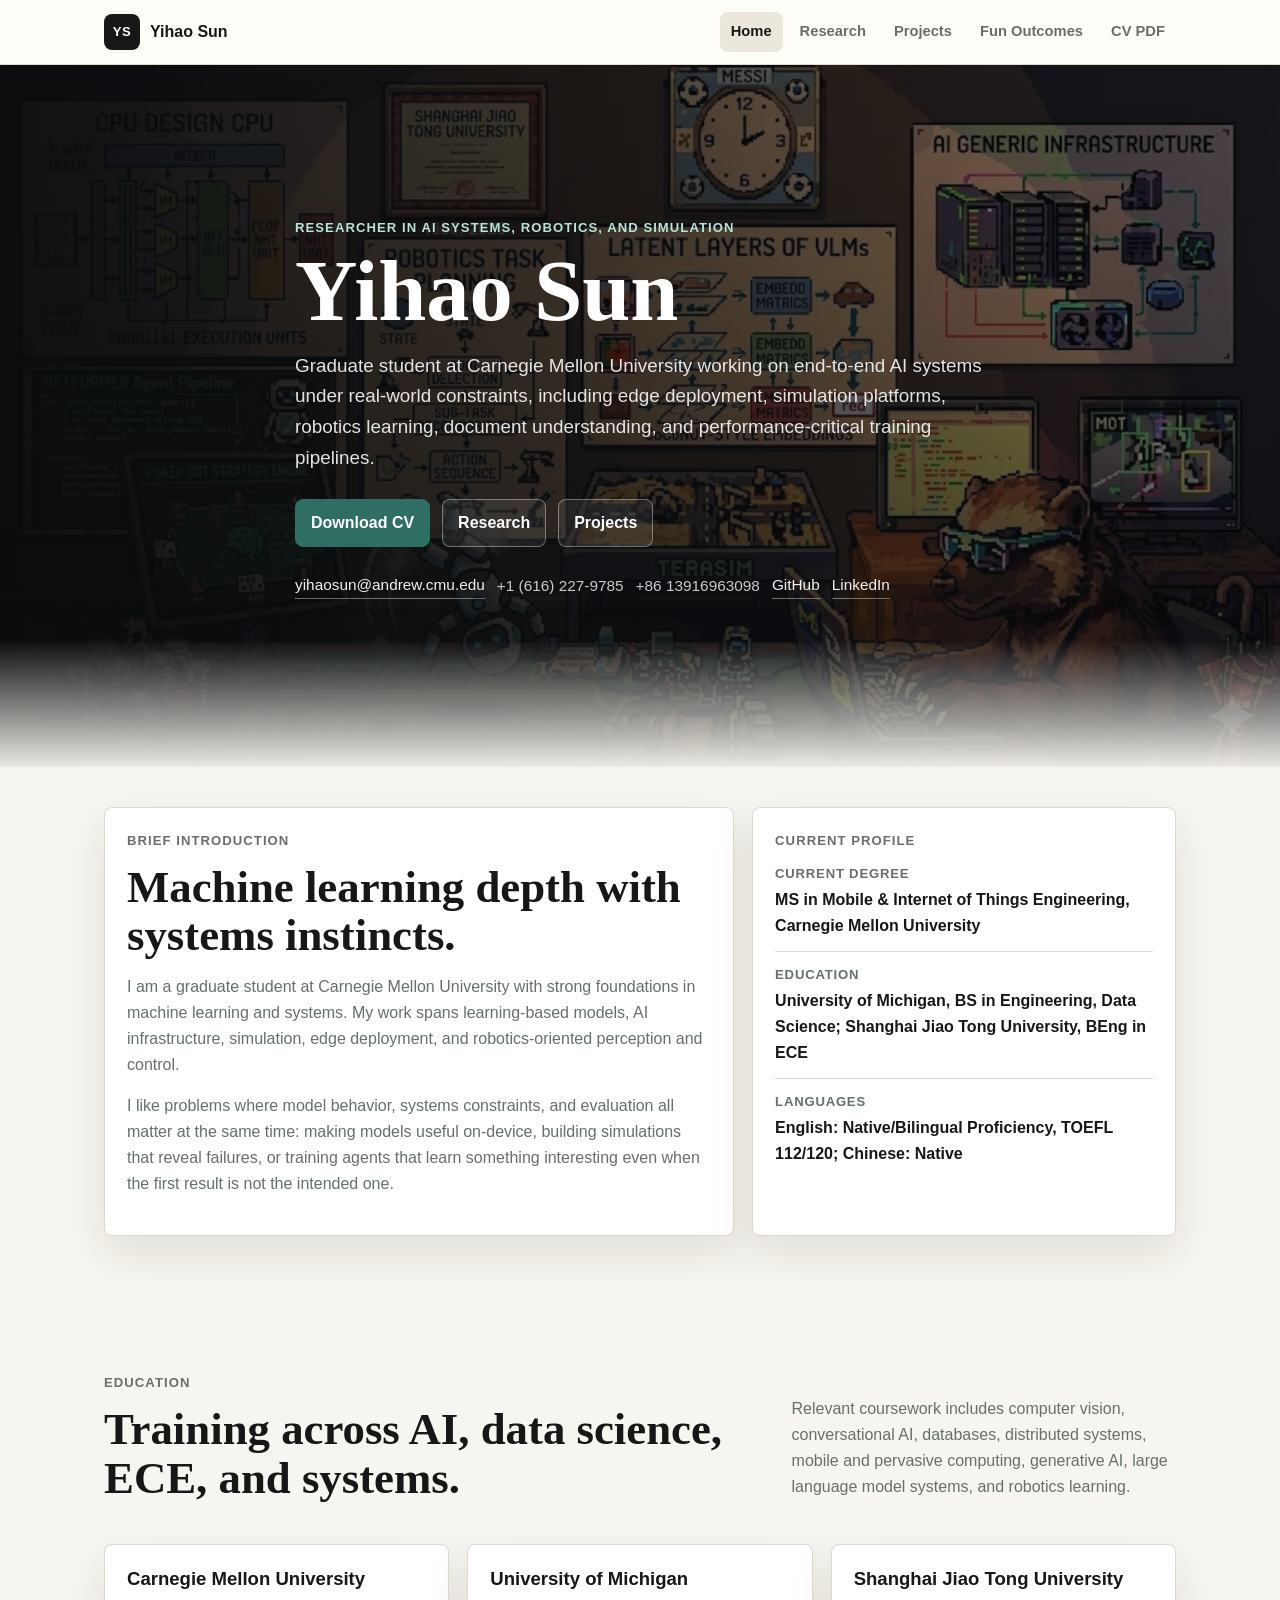
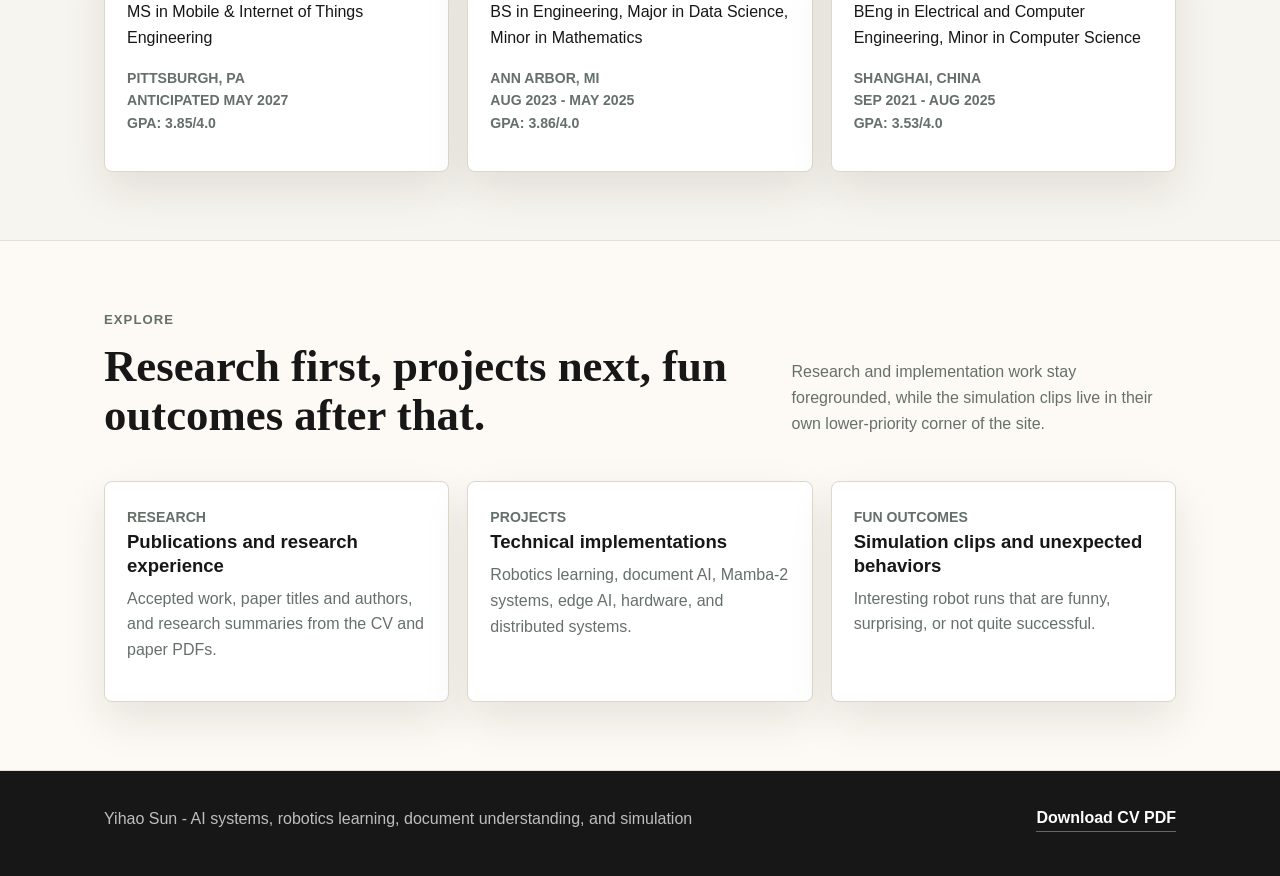
<file: index.html>
<!DOCTYPE html>
<html lang="en">
<head>
    <meta charset="UTF-8">
    <meta name="viewport" content="width=device-width, initial-scale=1.0">
    <title>Yihao Sun | Researcher</title>
    <link rel="stylesheet" href="site.css">
</head>
<body>
    <a class="skip-link" href="#main">Skip to content</a>
    <header class="site-header">
        <nav class="nav" aria-label="Primary navigation">
            <a class="brand" href="index.html"><span class="brand-mark">YS</span><span>Yihao Sun</span></a>
            <div class="nav-links">
                <a href="index.html" aria-current="page">Home</a>
                <a href="research.html">Research</a>
                <a href="projects.html">Projects</a>
                <a href="fun.html">Fun Outcomes</a>
                <a href="cv.pdf" target="_blank" rel="noopener">CV PDF</a>
            </div>
        </nav>
    </header>

    <main id="main">
        <section class="home-hero">
            <div class="hero-inner">
                <div class="hero-copy">
                    <p class="eyebrow">Researcher in AI systems, robotics, and simulation</p>
                    <h1>Yihao Sun</h1>
                    <p class="lead">
                        Graduate student at Carnegie Mellon University working on end-to-end AI systems under real-world
                        constraints, including edge deployment, simulation platforms, robotics learning, document
                        understanding, and performance-critical training pipelines.
                    </p>
                    <div class="actions">
                        <a class="button primary" href="cv.pdf" target="_blank" rel="noopener">Download CV</a>
                        <a class="button" href="research.html">Research</a>
                        <a class="button" href="projects.html">Projects</a>
                    </div>
                    <div class="contact-line">
                        <a href="mailto:yihaosun@andrew.cmu.edu">yihaosun@andrew.cmu.edu</a>
                        <span>+1 (616) 227-9785</span>
                        <span>+86 13916963098</span>
                        <a href="https://github.com/Alexcel-Harry" target="_blank" rel="noopener">GitHub</a>
                        <a href="https://www.linkedin.com/in/yihao-sun-a82815293/" target="_blank" rel="noopener">LinkedIn</a>
                    </div>
                </div>
            </div>
        </section>

        <section class="section compact">
            <div class="section-inner">
                <div class="intro-grid">
                    <article class="intro-card">
                        <p class="eyebrow">Brief introduction</p>
                        <h2>Machine learning depth with systems instincts.</h2>
                        <p>
                            I am a graduate student at Carnegie Mellon University with strong foundations in machine learning
                            and systems. My work spans learning-based models, AI infrastructure, simulation, edge deployment,
                            and robotics-oriented perception and control.
                        </p>
                        <p>
                            I like problems where model behavior, systems constraints, and evaluation all matter at the same
                            time: making models useful on-device, building simulations that reveal failures, or training agents
                            that learn something interesting even when the first result is not the intended one.
                        </p>
                    </article>
                    <aside class="intro-card">
                        <p class="eyebrow">Current profile</p>
                        <dl class="info-list">
                            <div>
                                <dt>Current degree</dt>
                                <dd>MS in Mobile &amp; Internet of Things Engineering, Carnegie Mellon University</dd>
                            </div>
                            <div>
                                <dt>Education</dt>
                                <dd>University of Michigan, BS in Engineering, Data Science; Shanghai Jiao Tong University, BEng in ECE</dd>
                            </div>
                            <div>
                                <dt>Languages</dt>
                                <dd>English: Native/Bilingual Proficiency, TOEFL 112/120; Chinese: Native</dd>
                            </div>
                        </dl>
                    </aside>
                </div>
            </div>
        </section>

        <section class="section">
            <div class="section-inner">
                <div class="section-head">
                    <div>
                        <p class="eyebrow">Education</p>
                        <h2>Training across AI, data science, ECE, and systems.</h2>
                    </div>
                    <p>
                        Relevant coursework includes computer vision, conversational AI, databases, distributed systems,
                        mobile and pervasive computing, generative AI, large language model systems, and robotics learning.
                    </p>
                </div>
                <div class="education-grid">
                    <article class="edu-card">
                        <h3>Carnegie Mellon University</h3>
                        <p>MS in Mobile &amp; Internet of Things Engineering</p>
                        <p class="meta">Pittsburgh, PA<br>Anticipated May 2027<br>GPA: 3.85/4.0</p>
                    </article>
                    <article class="edu-card">
                        <h3>University of Michigan</h3>
                        <p>BS in Engineering, Major in Data Science, Minor in Mathematics</p>
                        <p class="meta">Ann Arbor, MI<br>Aug 2023 - May 2025<br>GPA: 3.86/4.0</p>
                    </article>
                    <article class="edu-card">
                        <h3>Shanghai Jiao Tong University</h3>
                        <p>BEng in Electrical and Computer Engineering, Minor in Computer Science</p>
                        <p class="meta">Shanghai, China<br>Sep 2021 - Aug 2025<br>GPA: 3.53/4.0</p>
                    </article>
                </div>
            </div>
        </section>

        <section class="section alt">
            <div class="section-inner">
                <div class="section-head">
                    <div>
                        <p class="eyebrow">Explore</p>
                        <h2>Research first, projects next, fun outcomes after that.</h2>
                    </div>
                    <p>
                        Research and implementation work stay foregrounded, while the simulation clips live in their own
                        lower-priority corner of the site.
                    </p>
                </div>
                <div class="home-links">
                    <a class="link-card" href="research.html">
                        <span>Research</span>
                        <h3>Publications and research experience</h3>
                        <p class="muted">Accepted work, paper titles and authors, and research summaries from the CV and paper PDFs.</p>
                    </a>
                    <a class="link-card" href="projects.html">
                        <span>Projects</span>
                        <h3>Technical implementations</h3>
                        <p class="muted">Robotics learning, document AI, Mamba-2 systems, edge AI, hardware, and distributed systems.</p>
                    </a>
                    <a class="link-card" href="fun.html">
                        <span>Fun Outcomes</span>
                        <h3>Simulation clips and unexpected behaviors</h3>
                        <p class="muted">Interesting robot runs that are funny, surprising, or not quite successful.</p>
                    </a>
                </div>
            </div>
        </section>
    </main>

    <footer class="footer">
        <div class="footer-inner">
            <span>Yihao Sun - AI systems, robotics learning, document understanding, and simulation</span>
            <a href="cv.pdf" target="_blank" rel="noopener">Download CV PDF</a>
        </div>
    </footer>
</body>
</html>
</file>
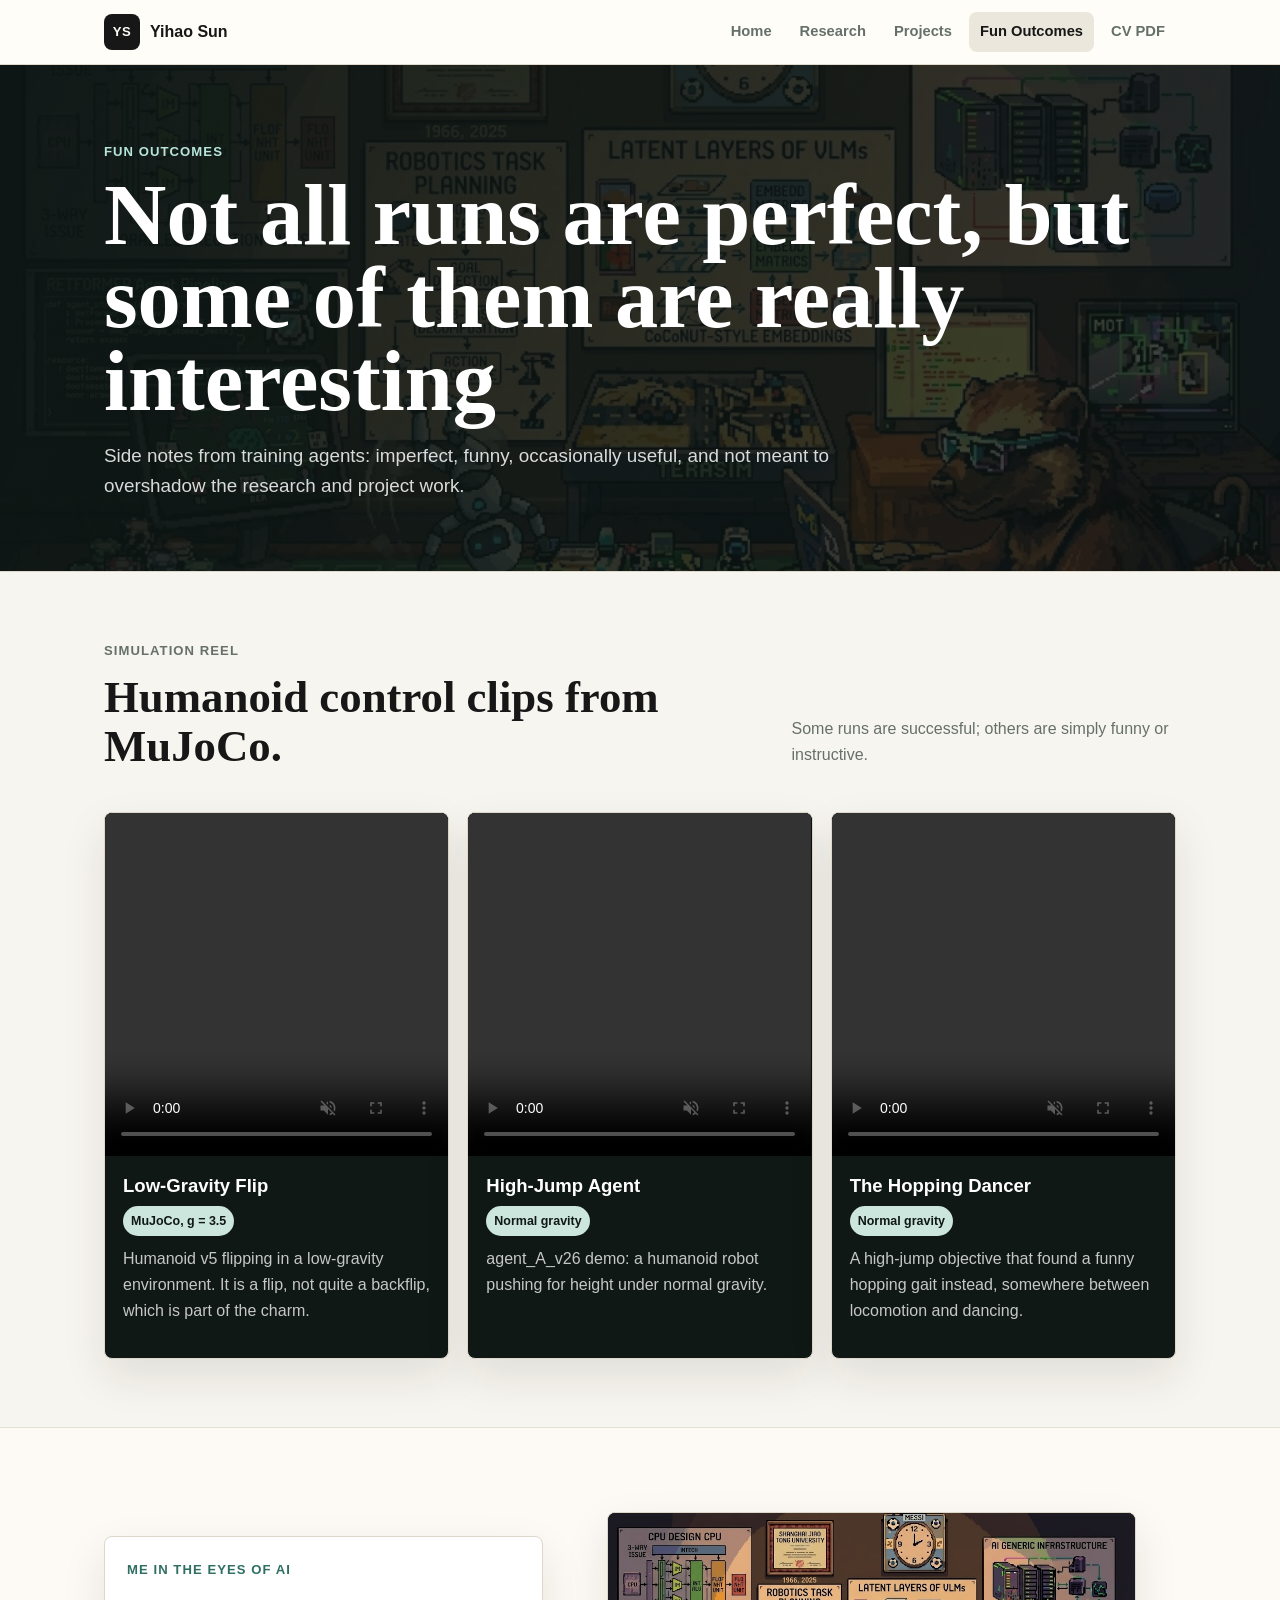
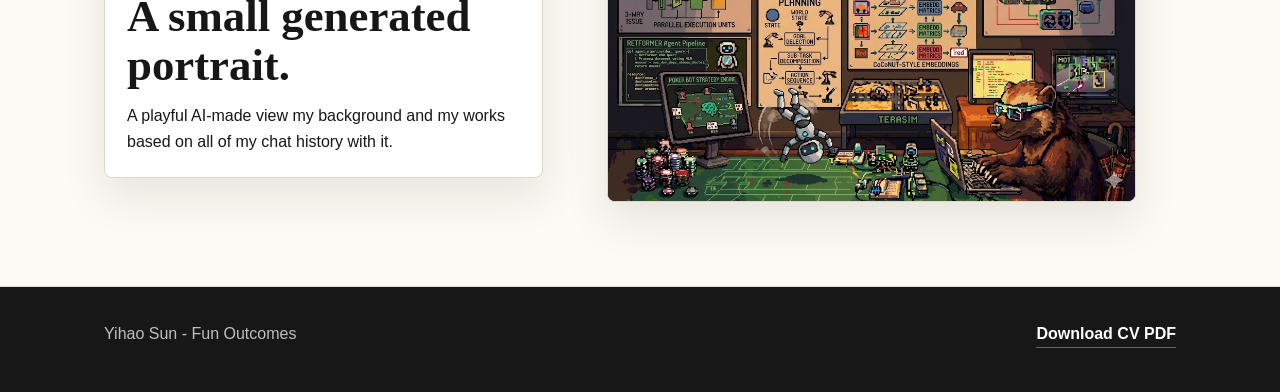
<file: fun.html>
<!DOCTYPE html>
<html lang="en">
<head>
    <meta charset="UTF-8">
    <meta name="viewport" content="width=device-width, initial-scale=1.0">
    <title>Fun Outcomes | Yihao Sun</title>
    <link rel="stylesheet" href="site.css">
</head>
<body>
    <a class="skip-link" href="#main">Skip to content</a>
    <header class="site-header">
        <nav class="nav" aria-label="Primary navigation">
            <a class="brand" href="index.html"><span class="brand-mark">YS</span><span>Yihao Sun</span></a>
            <div class="nav-links">
                <a href="index.html">Home</a>
                <a href="research.html">Research</a>
                <a href="projects.html">Projects</a>
                <a href="fun.html" aria-current="page">Fun Outcomes</a>
                <a href="cv.pdf" target="_blank" rel="noopener">CV PDF</a>
            </div>
        </nav>
    </header>

    <main id="main">
        <section class="page-hero dark">
            <div class="page-hero-inner">
                <p class="eyebrow">Fun Outcomes</p>
                <h1>Not all runs are perfect, but some of them are really interesting</h1>
                <p class="lead">
                    Side notes from training agents: imperfect, funny, occasionally useful, and not meant to overshadow
                    the research and project work.
                </p>
            </div>
        </section>

        <section class="section">
            <div class="section-inner">
                <div class="section-head">
                    <div>
                        <p class="eyebrow">Simulation Reel</p>
                        <h2>Humanoid control clips from MuJoCo.</h2>
                    </div>
                    <p>
                        Some runs are successful; others are simply funny or instructive.
                    </p>
                </div>
                <div class="video-grid">
                    <article class="video-card">
                        <div class="video-frame">
                            <video src="src/backflip_v2_axislocked_demo_g_minus_3p5.mp4" autoplay muted loop playsinline controls preload="metadata" aria-label="Humanoid v5 low-gravity flip simulation"></video>
                        </div>
                        <div class="video-copy">
                            <h3>Low-Gravity Flip</h3>
                            <span class="video-meta">MuJoCo, g = 3.5</span>
                            <p>Humanoid v5 flipping in a low-gravity environment. It is a flip, not quite a backflip, which is part of the charm.</p>
                        </div>
                    </article>
                    <article class="video-card">
                        <div class="video-frame">
                            <video src="src/agent_A_v26_demo.mp4" autoplay muted loop playsinline controls preload="metadata" aria-label="Humanoid high-jumping simulation under normal gravity"></video>
                        </div>
                        <div class="video-copy">
                            <h3>High-Jump Agent</h3>
                            <span class="video-meta">Normal gravity</span>
                            <p>agent_A_v26 demo: a humanoid robot pushing for height under normal gravity.</p>
                        </div>
                    </article>
                    <article class="video-card">
                        <div class="video-frame">
                            <video src="src/hopping_agent_funny_move.mp4" autoplay muted loop playsinline controls preload="metadata" aria-label="Funny hopping humanoid simulation"></video>
                        </div>
                        <div class="video-copy">
                            <h3>The Hopping Dancer</h3>
                            <span class="video-meta">Normal gravity</span>
                            <p>A high-jump objective that found a funny hopping gait instead, somewhere between locomotion and dancing.</p>
                        </div>
                    </article>
                </div>
            </div>
        </section>

        <section class="section alt">
            <div class="section-inner">
                <div class="portrait-feature">
                    <div class="portrait-copy">
                        <p class="eyebrow">Me in the Eyes of AI</p>
                        <h2>A small generated portrait.</h2>
                        <p>
                            A playful AI-made view my background and my works based on all of my chat history with it.
                        </p>
                    </div>
                    <figure class="portrait-frame">
                        <img src="src/yihao_pixel_room_portrait_v2.jpg" alt="AI-generated portrait of Yihao's research desk with visual references to robotics, AI infrastructure, simulation, and projects.">
                    </figure>
                </div>
            </div>
        </section>
    </main>

    <footer class="footer">
        <div class="footer-inner">
            <span>Yihao Sun - Fun Outcomes</span>
            <a href="cv.pdf" target="_blank" rel="noopener">Download CV PDF</a>
        </div>
    </footer>

    <script>
        (function () {
            var prefersReducedMotion = window.matchMedia("(prefers-reduced-motion: reduce)");
            if (!prefersReducedMotion.matches) {
                return;
            }
            document.querySelectorAll("video[autoplay]").forEach(function (video) {
                video.removeAttribute("autoplay");
                video.pause();
            });
        }());
    </script>
</body>
</html>
</file>
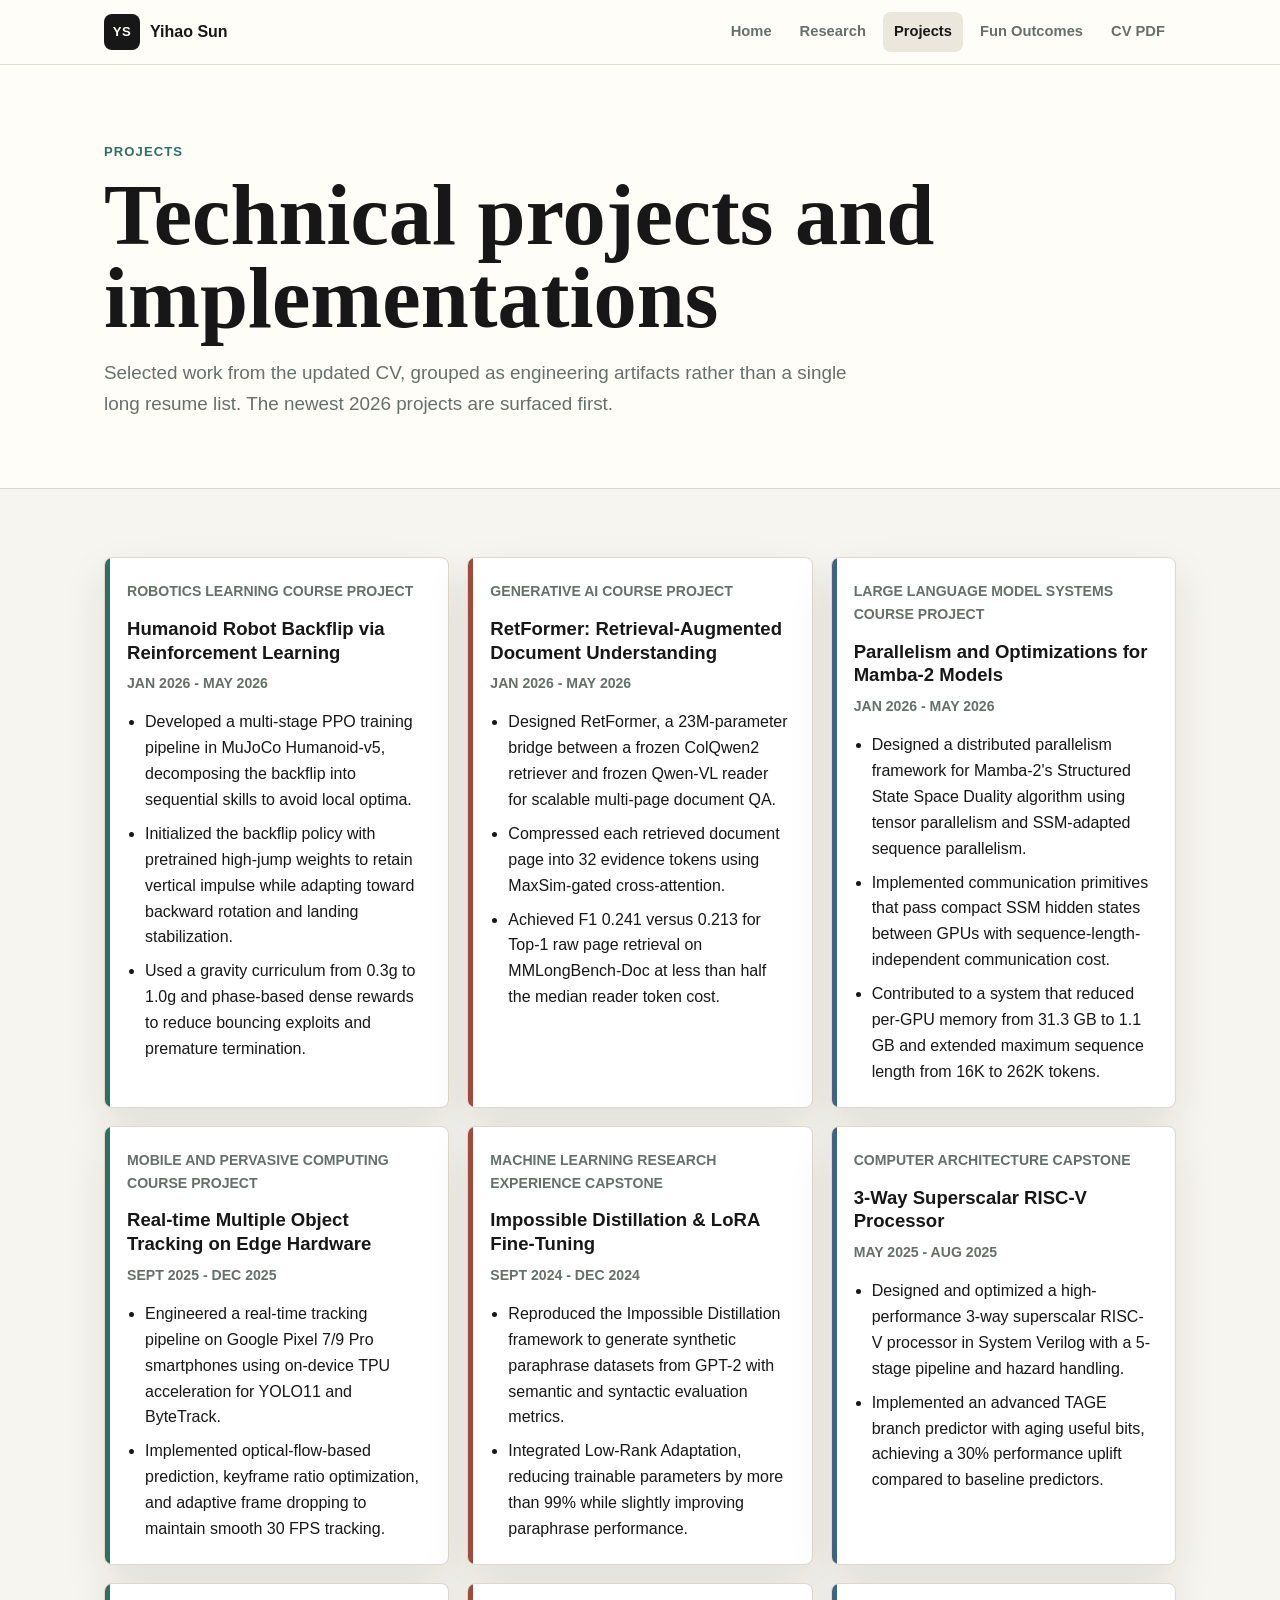
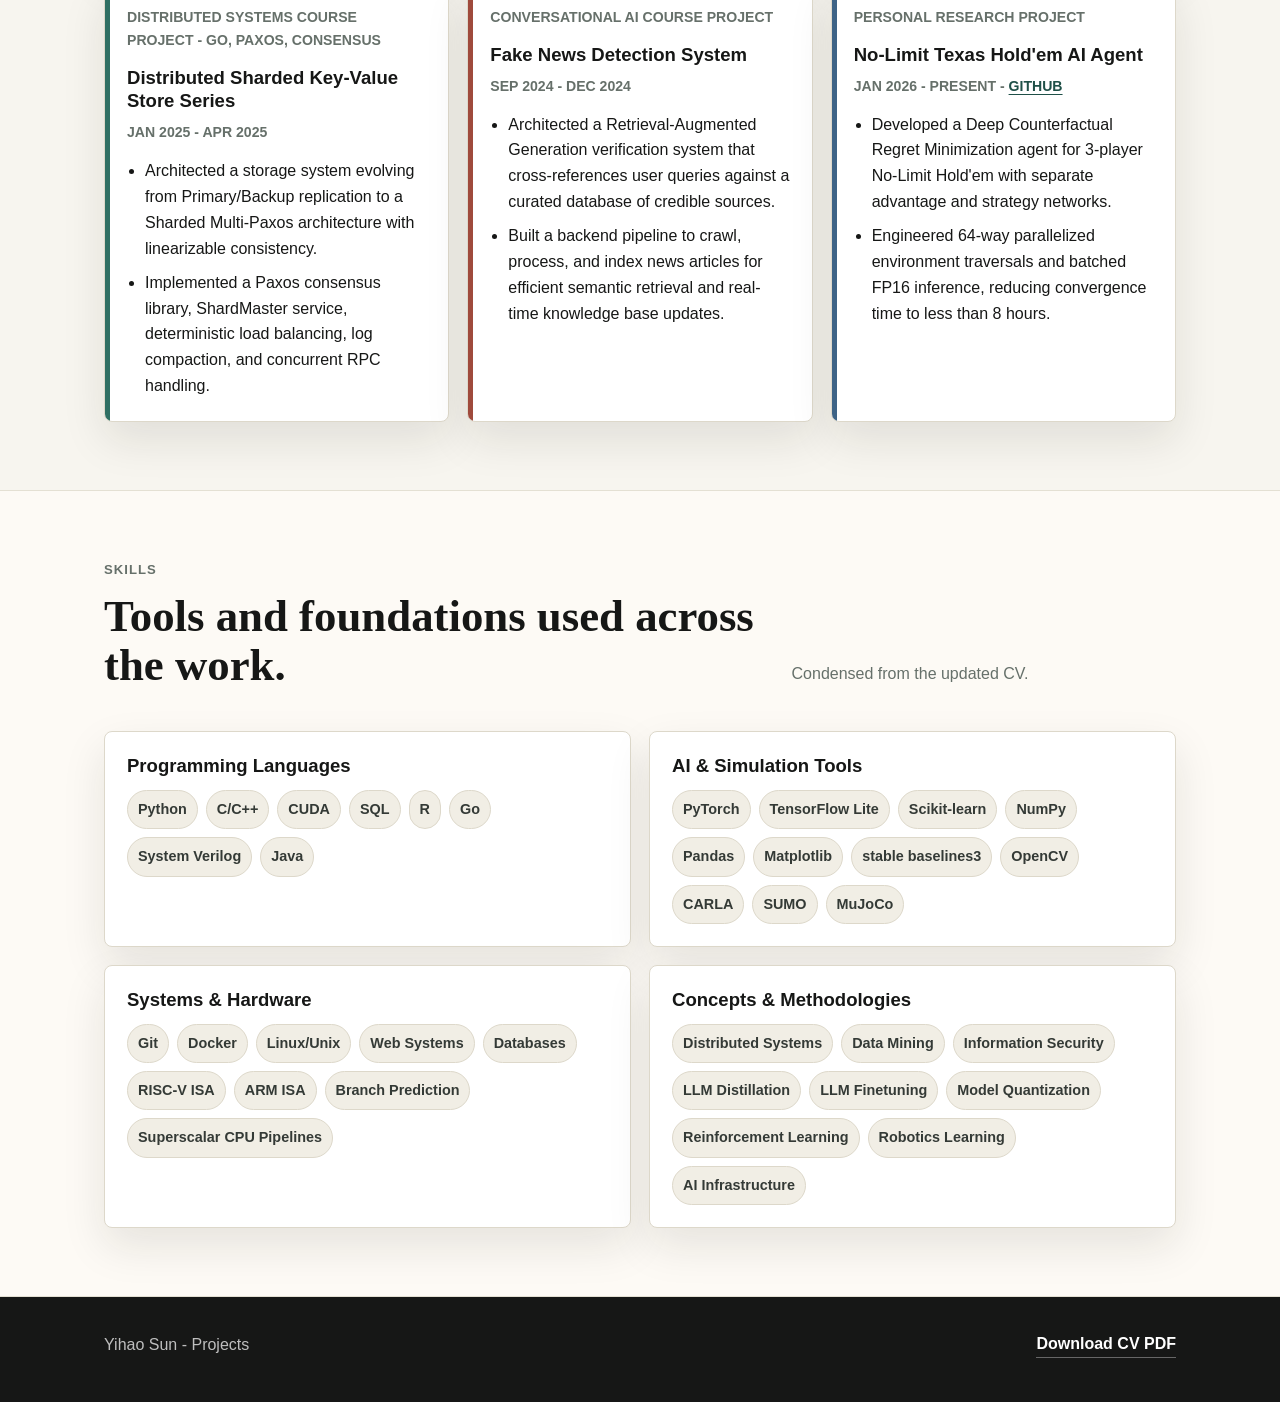
<file: projects.html>
<!DOCTYPE html>
<html lang="en">
<head>
    <meta charset="UTF-8">
    <meta name="viewport" content="width=device-width, initial-scale=1.0">
    <title>Projects | Yihao Sun</title>
    <link rel="stylesheet" href="site.css">
</head>
<body>
    <a class="skip-link" href="#main">Skip to content</a>
    <header class="site-header">
        <nav class="nav" aria-label="Primary navigation">
            <a class="brand" href="index.html"><span class="brand-mark">YS</span><span>Yihao Sun</span></a>
            <div class="nav-links">
                <a href="index.html">Home</a>
                <a href="research.html">Research</a>
                <a href="projects.html" aria-current="page">Projects</a>
                <a href="fun.html">Fun Outcomes</a>
                <a href="cv.pdf" target="_blank" rel="noopener">CV PDF</a>
            </div>
        </nav>
    </header>

    <main id="main">
        <section class="page-hero">
            <div class="page-hero-inner">
                <p class="eyebrow">Projects</p>
                <h1>Technical projects and implementations</h1>
                <p class="lead">
                    Selected work from the updated CV, grouped as engineering artifacts rather than a single long resume list.
                    The newest 2026 projects are surfaced first.
                </p>
            </div>
        </section>

        <section class="section">
            <div class="section-inner">
                <div class="project-grid">
                    <article class="project-card">
                        <p class="tagline">Robotics Learning Course Project</p>
                        <h3>Humanoid Robot Backflip via Reinforcement Learning</h3>
                        <p class="meta">Jan 2026 - May 2026</p>
                        <ul>
                            <li>Developed a multi-stage PPO training pipeline in MuJoCo Humanoid-v5, decomposing the backflip into sequential skills to avoid local optima.</li>
                            <li>Initialized the backflip policy with pretrained high-jump weights to retain vertical impulse while adapting toward backward rotation and landing stabilization.</li>
                            <li>Used a gravity curriculum from 0.3g to 1.0g and phase-based dense rewards to reduce bouncing exploits and premature termination.</li>
                        </ul>
                    </article>

                    <article class="project-card">
                        <p class="tagline">Generative AI Course Project</p>
                        <h3>RetFormer: Retrieval-Augmented Document Understanding</h3>
                        <p class="meta">Jan 2026 - May 2026</p>
                        <ul>
                            <li>Designed RetFormer, a 23M-parameter bridge between a frozen ColQwen2 retriever and frozen Qwen-VL reader for scalable multi-page document QA.</li>
                            <li>Compressed each retrieved document page into 32 evidence tokens using MaxSim-gated cross-attention.</li>
                            <li>Achieved F1 0.241 versus 0.213 for Top-1 raw page retrieval on MMLongBench-Doc at less than half the median reader token cost.</li>
                        </ul>
                    </article>

                    <article class="project-card">
                        <p class="tagline">Large Language Model Systems Course Project</p>
                        <h3>Parallelism and Optimizations for Mamba-2 Models</h3>
                        <p class="meta">Jan 2026 - May 2026</p>
                        <ul>
                            <li>Designed a distributed parallelism framework for Mamba-2's Structured State Space Duality algorithm using tensor parallelism and SSM-adapted sequence parallelism.</li>
                            <li>Implemented communication primitives that pass compact SSM hidden states between GPUs with sequence-length-independent communication cost.</li>
                            <li>Contributed to a system that reduced per-GPU memory from 31.3 GB to 1.1 GB and extended maximum sequence length from 16K to 262K tokens.</li>
                        </ul>
                    </article>

                    <article class="project-card">
                        <p class="tagline">Mobile and Pervasive Computing Course Project</p>
                        <h3>Real-time Multiple Object Tracking on Edge Hardware</h3>
                        <p class="meta">Sept 2025 - Dec 2025</p>
                        <ul>
                            <li>Engineered a real-time tracking pipeline on Google Pixel 7/9 Pro smartphones using on-device TPU acceleration for YOLO11 and ByteTrack.</li>
                            <li>Implemented optical-flow-based prediction, keyframe ratio optimization, and adaptive frame dropping to maintain smooth 30 FPS tracking.</li>
                        </ul>
                    </article>

                    <article class="project-card">
                        <p class="tagline">Machine Learning Research Experience Capstone</p>
                        <h3>Impossible Distillation &amp; LoRA Fine-Tuning</h3>
                        <p class="meta">Sept 2024 - Dec 2024</p>
                        <ul>
                            <li>Reproduced the Impossible Distillation framework to generate synthetic paraphrase datasets from GPT-2 with semantic and syntactic evaluation metrics.</li>
                            <li>Integrated Low-Rank Adaptation, reducing trainable parameters by more than 99% while slightly improving paraphrase performance.</li>
                        </ul>
                    </article>

                    <article class="project-card">
                        <p class="tagline">Computer Architecture Capstone</p>
                        <h3>3-Way Superscalar RISC-V Processor</h3>
                        <p class="meta">May 2025 - Aug 2025</p>
                        <ul>
                            <li>Designed and optimized a high-performance 3-way superscalar RISC-V processor in System Verilog with a 5-stage pipeline and hazard handling.</li>
                            <li>Implemented an advanced TAGE branch predictor with aging useful bits, achieving a 30% performance uplift compared to baseline predictors.</li>
                        </ul>
                    </article>

                    <article class="project-card">
                        <p class="tagline">Distributed Systems Course Project - Go, Paxos, Consensus</p>
                        <h3>Distributed Sharded Key-Value Store Series</h3>
                        <p class="meta">Jan 2025 - Apr 2025</p>
                        <ul>
                            <li>Architected a storage system evolving from Primary/Backup replication to a Sharded Multi-Paxos architecture with linearizable consistency.</li>
                            <li>Implemented a Paxos consensus library, ShardMaster service, deterministic load balancing, log compaction, and concurrent RPC handling.</li>
                        </ul>
                    </article>

                    <article class="project-card">
                        <p class="tagline">Conversational AI Course Project</p>
                        <h3>Fake News Detection System</h3>
                        <p class="meta">Sep 2024 - Dec 2024</p>
                        <ul>
                            <li>Architected a Retrieval-Augmented Generation verification system that cross-references user queries against a curated database of credible sources.</li>
                            <li>Built a backend pipeline to crawl, process, and index news articles for efficient semantic retrieval and real-time knowledge base updates.</li>
                        </ul>
                    </article>

                    <article class="project-card">
                        <p class="tagline">Personal Research Project</p>
                        <h3>No-Limit Texas Hold'em AI Agent</h3>
                        <p class="meta">Jan 2026 - Present - <a class="text-link" href="https://github.com/Alexcel-Harry/poker_bot" target="_blank" rel="noopener">GitHub</a></p>
                        <ul>
                            <li>Developed a Deep Counterfactual Regret Minimization agent for 3-player No-Limit Hold'em with separate advantage and strategy networks.</li>
                            <li>Engineered 64-way parallelized environment traversals and batched FP16 inference, reducing convergence time to less than 8 hours.</li>
                        </ul>
                    </article>
                </div>
            </div>
        </section>

        <section class="section alt">
            <div class="section-inner">
                <div class="section-head">
                    <div>
                        <p class="eyebrow">Skills</p>
                        <h2>Tools and foundations used across the work.</h2>
                    </div>
                    <p>Condensed from the updated CV.</p>
                </div>
                <div class="skills-grid">
                    <article class="skill-card">
                        <h3>Programming Languages</h3>
                        <ul class="chips">
                            <li>Python</li><li>C/C++</li><li>CUDA</li><li>SQL</li><li>R</li><li>Go</li><li>System Verilog</li><li>Java</li>
                        </ul>
                    </article>
                    <article class="skill-card">
                        <h3>AI &amp; Simulation Tools</h3>
                        <ul class="chips">
                            <li>PyTorch</li><li>TensorFlow Lite</li><li>Scikit-learn</li><li>NumPy</li><li>Pandas</li><li>Matplotlib</li><li>stable baselines3</li><li>OpenCV</li><li>CARLA</li><li>SUMO</li><li>MuJoCo</li>
                        </ul>
                    </article>
                    <article class="skill-card">
                        <h3>Systems &amp; Hardware</h3>
                        <ul class="chips">
                            <li>Git</li><li>Docker</li><li>Linux/Unix</li><li>Web Systems</li><li>Databases</li><li>RISC-V ISA</li><li>ARM ISA</li><li>Branch Prediction</li><li>Superscalar CPU Pipelines</li>
                        </ul>
                    </article>
                    <article class="skill-card">
                        <h3>Concepts &amp; Methodologies</h3>
                        <ul class="chips">
                            <li>Distributed Systems</li><li>Data Mining</li><li>Information Security</li><li>LLM Distillation</li><li>LLM Finetuning</li><li>Model Quantization</li><li>Reinforcement Learning</li><li>Robotics Learning</li><li>AI Infrastructure</li>
                        </ul>
                    </article>
                </div>
            </div>
        </section>
    </main>

    <footer class="footer">
        <div class="footer-inner">
            <span>Yihao Sun - Projects</span>
            <a href="cv.pdf" target="_blank" rel="noopener">Download CV PDF</a>
        </div>
    </footer>
</body>
</html>
</file>
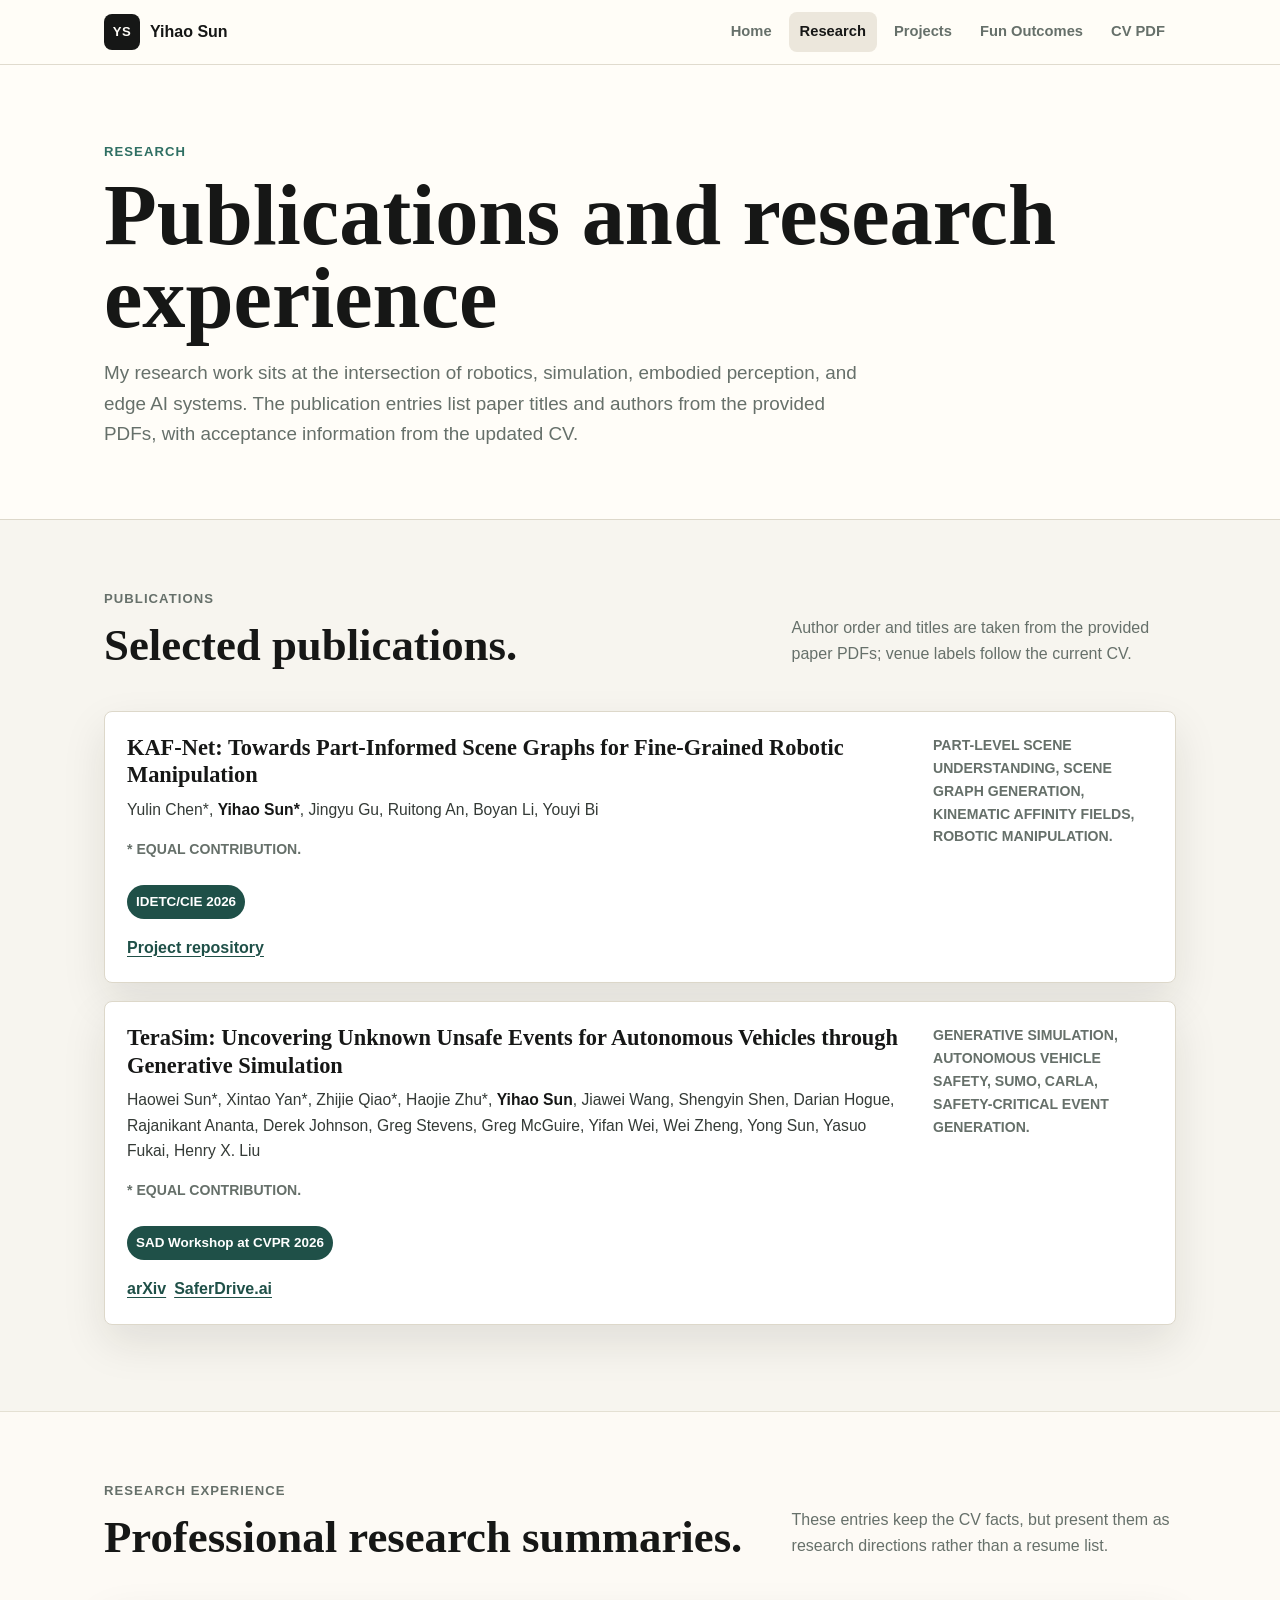
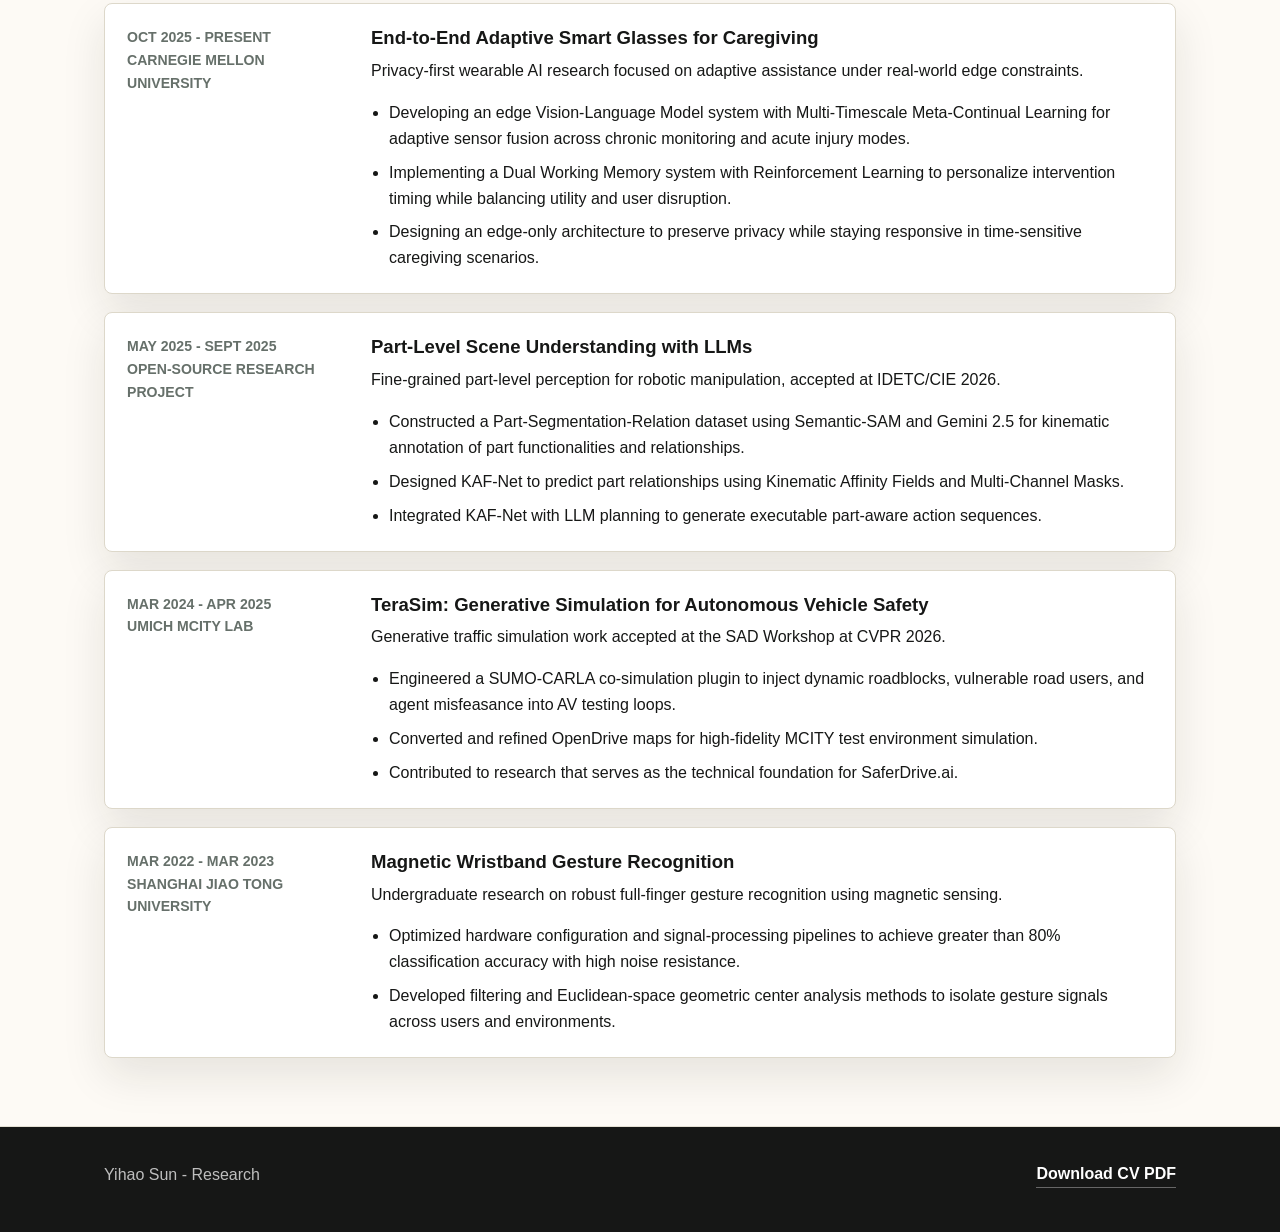
<file: research.html>
<!DOCTYPE html>
<html lang="en">
<head>
    <meta charset="UTF-8">
    <meta name="viewport" content="width=device-width, initial-scale=1.0">
    <title>Research | Yihao Sun</title>
    <link rel="stylesheet" href="site.css">
</head>
<body>
    <a class="skip-link" href="#main">Skip to content</a>
    <header class="site-header">
        <nav class="nav" aria-label="Primary navigation">
            <a class="brand" href="index.html"><span class="brand-mark">YS</span><span>Yihao Sun</span></a>
            <div class="nav-links">
                <a href="index.html">Home</a>
                <a href="research.html" aria-current="page">Research</a>
                <a href="projects.html">Projects</a>
                <a href="fun.html">Fun Outcomes</a>
                <a href="cv.pdf" target="_blank" rel="noopener">CV PDF</a>
            </div>
        </nav>
    </header>

    <main id="main">
        <section class="page-hero">
            <div class="page-hero-inner">
                <p class="eyebrow">Research</p>
                <h1>Publications and research experience</h1>
                <p class="lead">
                    My research work sits at the intersection of robotics, simulation, embodied perception, and edge AI systems.
                    The publication entries list paper titles and authors from the provided PDFs, with acceptance information from
                    the updated CV.
                </p>
            </div>
        </section>

        <section class="section">
            <div class="section-inner">
                <div class="section-head">
                    <div>
                        <p class="eyebrow">Publications</p>
                        <h2>Selected publications.</h2>
                    </div>
                    <p>
                        Author order and titles are taken from the provided paper PDFs; venue labels follow the current CV.
                    </p>
                </div>

                <article class="paper-card">
                    <div>
                        <h3 class="paper-title">KAF-Net: Towards Part-Informed Scene Graphs for Fine-Grained Robotic Manipulation</h3>
                        <p class="authors">
                            Yulin Chen*, <strong>Yihao Sun*</strong>, Jingyu Gu, Ruitong An, Boyan Li, Youyi Bi
                        </p>
                        <p class="meta">* Equal contribution.</p>
                        <span class="venue">IDETC/CIE 2026</span>
                        <div class="paper-links">
                            <a href="https://github.com/PSGBOT/KAFNet_Pipeline" target="_blank" rel="noopener">Project repository</a>
                        </div>
                    </div>
                    <aside>
                        <p class="meta">Part-level scene understanding, scene graph generation, kinematic affinity fields, robotic manipulation.</p>
                    </aside>
                </article>

                <article class="paper-card">
                    <div>
                        <h3 class="paper-title">TeraSim: Uncovering Unknown Unsafe Events for Autonomous Vehicles through Generative Simulation</h3>
                        <p class="authors">
                            Haowei Sun*, Xintao Yan*, Zhijie Qiao*, Haojie Zhu*, <strong>Yihao Sun</strong>, Jiawei Wang,
                            Shengyin Shen, Darian Hogue, Rajanikant Ananta, Derek Johnson, Greg Stevens, Greg McGuire,
                            Yifan Wei, Wei Zheng, Yong Sun, Yasuo Fukai, Henry X. Liu
                        </p>
                        <p class="meta">* Equal contribution.</p>
                        <span class="venue">SAD Workshop at CVPR 2026</span>
                        <div class="paper-links">
                            <a href="https://arxiv.org/abs/2503.03629" target="_blank" rel="noopener">arXiv</a>
                            <a href="https://www.saferdrive.ai/" target="_blank" rel="noopener">SaferDrive.ai</a>
                        </div>
                    </div>
                    <aside>
                        <p class="meta">Generative simulation, autonomous vehicle safety, SUMO, CARLA, safety-critical event generation.</p>
                    </aside>
                </article>
            </div>
        </section>

        <section class="section alt">
            <div class="section-inner">
                <div class="section-head">
                    <div>
                        <p class="eyebrow">Research Experience</p>
                        <h2>Professional research summaries.</h2>
                    </div>
                    <p>
                        These entries keep the CV facts, but present them as research directions rather than a resume list.
                    </p>
                </div>
                <div class="research-list">
                    <article class="research-card">
                        <div>
                            <p class="meta">Oct 2025 - Present<br>Carnegie Mellon University</p>
                        </div>
                        <div>
                            <h3>End-to-End Adaptive Smart Glasses for Caregiving</h3>
                            <p>Privacy-first wearable AI research focused on adaptive assistance under real-world edge constraints.</p>
                            <ul>
                                <li>Developing an edge Vision-Language Model system with Multi-Timescale Meta-Continual Learning for adaptive sensor fusion across chronic monitoring and acute injury modes.</li>
                                <li>Implementing a Dual Working Memory system with Reinforcement Learning to personalize intervention timing while balancing utility and user disruption.</li>
                                <li>Designing an edge-only architecture to preserve privacy while staying responsive in time-sensitive caregiving scenarios.</li>
                            </ul>
                        </div>
                    </article>

                    <article class="research-card">
                        <div>
                            <p class="meta">May 2025 - Sept 2025<br>Open-source research project</p>
                        </div>
                        <div>
                            <h3>Part-Level Scene Understanding with LLMs</h3>
                            <p>Fine-grained part-level perception for robotic manipulation, accepted at IDETC/CIE 2026.</p>
                            <ul>
                                <li>Constructed a Part-Segmentation-Relation dataset using Semantic-SAM and Gemini 2.5 for kinematic annotation of part functionalities and relationships.</li>
                                <li>Designed KAF-Net to predict part relationships using Kinematic Affinity Fields and Multi-Channel Masks.</li>
                                <li>Integrated KAF-Net with LLM planning to generate executable part-aware action sequences.</li>
                            </ul>
                        </div>
                    </article>

                    <article class="research-card">
                        <div>
                            <p class="meta">Mar 2024 - Apr 2025<br>UMich MCITY Lab</p>
                        </div>
                        <div>
                            <h3>TeraSim: Generative Simulation for Autonomous Vehicle Safety</h3>
                            <p>Generative traffic simulation work accepted at the SAD Workshop at CVPR 2026.</p>
                            <ul>
                                <li>Engineered a SUMO-CARLA co-simulation plugin to inject dynamic roadblocks, vulnerable road users, and agent misfeasance into AV testing loops.</li>
                                <li>Converted and refined OpenDrive maps for high-fidelity MCITY test environment simulation.</li>
                                <li>Contributed to research that serves as the technical foundation for SaferDrive.ai.</li>
                            </ul>
                        </div>
                    </article>

                    <article class="research-card">
                        <div>
                            <p class="meta">Mar 2022 - Mar 2023<br>Shanghai Jiao Tong University</p>
                        </div>
                        <div>
                            <h3>Magnetic Wristband Gesture Recognition</h3>
                            <p>Undergraduate research on robust full-finger gesture recognition using magnetic sensing.</p>
                            <ul>
                                <li>Optimized hardware configuration and signal-processing pipelines to achieve greater than 80% classification accuracy with high noise resistance.</li>
                                <li>Developed filtering and Euclidean-space geometric center analysis methods to isolate gesture signals across users and environments.</li>
                            </ul>
                        </div>
                    </article>
                </div>
            </div>
        </section>
    </main>

    <footer class="footer">
        <div class="footer-inner">
            <span>Yihao Sun - Research</span>
            <a href="cv.pdf" target="_blank" rel="noopener">Download CV PDF</a>
        </div>
    </footer>
</body>
</html>
</file>
<file: site.css>
:root {
    --bg: #f7f5ef;
    --paper: #fffdf8;
    --paper-strong: #ffffff;
    --ink: #161716;
    --ink-soft: #343a36;
    --muted: #66706a;
    --line: #ddd8ca;
    --accent: #2f6f63;
    --accent-dark: #1f5048;
    --brick: #9f4a3c;
    --blue: #3e6386;
    --gold: #b8872e;
    --shadow: 0 18px 44px rgba(34, 31, 24, 0.10);
    --radius: 8px;
    --max: 1120px;
    --font-sans: "Segoe UI", Roboto, Helvetica, Arial, sans-serif;
    --font-serif: Georgia, "Times New Roman", serif;
}

* {
    box-sizing: border-box;
}

html {
    scroll-behavior: smooth;
}

body {
    margin: 0;
    color: var(--ink);
    background: var(--bg);
    font-family: var(--font-sans);
    line-height: 1.62;
}

a {
    color: inherit;
}

.skip-link {
    position: absolute;
    top: 12px;
    left: 12px;
    z-index: 30;
    transform: translateY(-150%);
    padding: 10px 14px;
    color: #ffffff;
    background: var(--ink);
    border-radius: var(--radius);
    text-decoration: none;
}

.skip-link:focus {
    transform: translateY(0);
}

.site-header {
    position: sticky;
    top: 0;
    z-index: 20;
    border-bottom: 1px solid rgba(221, 216, 202, 0.9);
    background: rgba(255, 253, 248, 0.92);
    backdrop-filter: blur(14px);
}

.nav {
    max-width: var(--max);
    margin: 0 auto;
    padding: 12px 24px;
    display: flex;
    align-items: center;
    justify-content: space-between;
    gap: 18px;
}

.brand {
    display: inline-flex;
    align-items: center;
    gap: 10px;
    color: var(--ink);
    font-weight: 800;
    text-decoration: none;
    white-space: nowrap;
}

.brand-mark {
    width: 36px;
    height: 36px;
    display: grid;
    place-items: center;
    color: #fffdf8;
    background: var(--ink);
    border-radius: var(--radius);
    font-size: 0.82rem;
    letter-spacing: 0.04em;
}

.nav-links {
    display: flex;
    gap: 6px;
    align-items: center;
    justify-content: flex-end;
    overflow-x: auto;
    scrollbar-width: none;
}

.nav-links::-webkit-scrollbar {
    display: none;
}

.nav-links a {
    padding: 8px 11px;
    border-radius: var(--radius);
    color: var(--muted);
    font-size: 0.92rem;
    font-weight: 700;
    text-decoration: none;
    white-space: nowrap;
}

.nav-links a:hover,
.nav-links a:focus-visible,
.nav-links a[aria-current="page"] {
    color: var(--ink);
    background: #ece7dc;
    outline: none;
}

.home-hero {
    min-height: 78svh;
    display: grid;
    align-items: center;
    position: relative;
    overflow: hidden;
    isolation: isolate;
    color: #ffffff;
    background-image:
        linear-gradient(90deg, rgba(10, 12, 14, 0.92), rgba(10, 12, 14, 0.72) 42%, rgba(10, 12, 14, 0.20)),
        linear-gradient(180deg, rgba(10, 12, 14, 0.15), rgba(10, 12, 14, 0.68)),
        url("src/yihao_pixel_room_portrait_v2.jpg");
    background-size: cover;
    background-position: center;
}

.home-hero::after {
    content: "";
    position: absolute;
    inset: auto 0 0 0;
    height: 18%;
    background: linear-gradient(180deg, transparent, rgba(247, 245, 239, 0.95));
    z-index: -1;
}

.hero-inner,
.page-hero-inner,
.section-inner,
.footer-inner {
    max-width: var(--max);
    margin: 0 auto;
    padding-left: 24px;
    padding-right: 24px;
}

.hero-copy {
    max-width: 690px;
    padding: 72px 0 88px;
}

.eyebrow {
    margin: 0 0 12px;
    color: var(--accent);
    font-size: 0.82rem;
    font-weight: 850;
    letter-spacing: 0.08em;
    text-transform: uppercase;
}

.home-hero .eyebrow,
.page-hero.dark .eyebrow {
    color: #b7e5da;
}

h1,
h2,
h3,
p {
    margin-top: 0;
}

h1,
h2 {
    font-family: var(--font-serif);
    letter-spacing: 0;
}

h1 {
    margin-bottom: 18px;
    font-size: 5.4rem;
    line-height: 0.96;
}

h2 {
    margin-bottom: 14px;
    font-size: 2.8rem;
    line-height: 1.08;
}

h3 {
    margin-bottom: 8px;
    font-size: 1.16rem;
    line-height: 1.28;
}

.lead {
    max-width: 760px;
    color: rgba(255, 255, 255, 0.88);
    font-size: 1.18rem;
}

.page-hero .lead,
.intro-card p,
.section-head p,
.muted {
    color: var(--muted);
}

.actions,
.contact-line {
    display: flex;
    flex-wrap: wrap;
    gap: 12px;
    align-items: center;
}

.actions {
    margin-top: 26px;
}

.button {
    display: inline-flex;
    min-height: 44px;
    align-items: center;
    justify-content: center;
    padding: 10px 15px;
    border: 1px solid var(--line);
    border-radius: var(--radius);
    color: var(--ink);
    background: var(--paper-strong);
    font-weight: 800;
    text-decoration: none;
    transition: transform 160ms ease, border-color 160ms ease, background 160ms ease;
}

.home-hero .button {
    color: #ffffff;
    border-color: rgba(255, 255, 255, 0.36);
    background: rgba(255, 255, 255, 0.08);
}

.button.primary {
    color: #ffffff;
    border-color: var(--accent);
    background: var(--accent);
}

.home-hero .button.primary {
    border-color: var(--accent);
    background: var(--accent);
}

.button:hover,
.button:focus-visible {
    transform: translateY(-2px);
    border-color: var(--accent);
    outline: none;
}

.contact-line {
    margin-top: 26px;
    color: rgba(255, 255, 255, 0.78);
    font-size: 0.96rem;
}

.contact-line a {
    color: rgba(255, 255, 255, 0.94);
    text-decoration: none;
    border-bottom: 1px solid rgba(255, 255, 255, 0.38);
}

.page-hero {
    padding: 76px 0 50px;
    background: var(--paper);
    border-bottom: 1px solid var(--line);
}

.page-hero.dark {
    color: #ffffff;
    background:
        linear-gradient(110deg, rgba(13, 22, 20, 0.96), rgba(13, 22, 20, 0.76)),
        url("src/yihao_pixel_room_portrait_v2.jpg");
    background-size: cover;
    background-position: center;
}

.page-hero.dark .lead {
    color: rgba(255, 255, 255, 0.84);
}

.section {
    padding: 68px 0;
}

.section.compact {
    padding-top: 40px;
}

.section.alt {
    background: rgba(255, 253, 248, 0.72);
    border-top: 1px solid rgba(221, 216, 202, 0.76);
    border-bottom: 1px solid rgba(221, 216, 202, 0.76);
}

.section-head {
    display: grid;
    grid-template-columns: minmax(0, 0.85fr) minmax(260px, 0.5fr);
    gap: 34px;
    align-items: end;
    margin-bottom: 28px;
}

.intro-grid,
.home-links,
.education-grid,
.skills-grid,
.project-grid,
.video-grid {
    display: grid;
    gap: 18px;
}

.intro-grid {
    grid-template-columns: minmax(0, 1.1fr) minmax(320px, 0.74fr);
}

.home-links {
    grid-template-columns: repeat(3, minmax(0, 1fr));
}

.education-grid {
    grid-template-columns: repeat(3, minmax(0, 1fr));
}

.skills-grid {
    grid-template-columns: repeat(2, minmax(0, 1fr));
}

.project-grid {
    grid-template-columns: repeat(3, minmax(0, 1fr));
}

.video-grid {
    grid-template-columns: repeat(3, minmax(0, 1fr));
}

.portrait-feature {
    display: grid;
    grid-template-columns: minmax(0, 0.72fr) minmax(360px, 1fr);
    gap: 24px;
    align-items: center;
}

.portrait-copy {
    padding: 22px;
    border: 1px solid var(--line);
    border-radius: var(--radius);
    background: var(--paper-strong);
    box-shadow: var(--shadow);
}

.portrait-copy p:last-child {
    margin-bottom: 0;
}

.portrait-frame {
    overflow: hidden;
    border: 1px solid var(--line);
    border-radius: var(--radius);
    background: #101815;
    box-shadow: var(--shadow);
}

.portrait-frame img {
    display: block;
    width: 100%;
    height: auto;
}

.intro-card,
.link-card,
.edu-card,
.skill-card,
.paper-card,
.research-card,
.project-card,
.video-card {
    border: 1px solid var(--line);
    border-radius: var(--radius);
    background: var(--paper-strong);
    box-shadow: var(--shadow);
}

.intro-card,
.link-card,
.edu-card,
.skill-card,
.paper-card,
.research-card,
.project-card {
    padding: 22px;
}

.link-card {
    text-decoration: none;
    transition: transform 160ms ease, border-color 160ms ease;
}

.link-card:hover,
.link-card:focus-visible {
    transform: translateY(-3px);
    border-color: var(--accent);
    outline: none;
}

.link-card span,
.meta,
.tagline {
    color: var(--muted);
    font-size: 0.88rem;
    font-weight: 780;
    text-transform: uppercase;
}

.info-list {
    display: grid;
    gap: 12px;
    margin: 0;
}

.info-list div {
    padding-bottom: 12px;
    border-bottom: 1px solid var(--line);
}

.info-list div:last-child {
    padding-bottom: 0;
    border-bottom: 0;
}

.info-list dt {
    color: var(--muted);
    font-size: 0.82rem;
    font-weight: 850;
    letter-spacing: 0.06em;
    text-transform: uppercase;
}

.info-list dd {
    margin: 3px 0 0;
    font-weight: 750;
}

.paper-card {
    display: grid;
    grid-template-columns: minmax(0, 1fr) 220px;
    gap: 24px;
    margin-bottom: 18px;
}

.paper-title {
    font-family: var(--font-serif);
    font-size: 1.4rem;
    line-height: 1.22;
}

.authors {
    color: var(--ink-soft);
    font-size: 0.98rem;
}

.authors strong {
    color: var(--ink);
}

.venue {
    display: inline-flex;
    margin-top: 10px;
    padding: 6px 9px;
    border-radius: 999px;
    color: #ffffff;
    background: var(--accent-dark);
    font-size: 0.84rem;
    font-weight: 850;
}

.paper-links {
    display: flex;
    flex-wrap: wrap;
    gap: 8px;
    margin-top: 16px;
}

.paper-links a,
.text-link {
    color: var(--accent-dark);
    font-weight: 850;
    text-decoration-thickness: 1px;
    text-underline-offset: 3px;
}

.research-list {
    display: grid;
    gap: 18px;
}

.research-card {
    display: grid;
    grid-template-columns: 220px minmax(0, 1fr);
    gap: 24px;
}

.research-card ul,
.project-card ul {
    margin: 12px 0 0;
    padding-left: 18px;
}

.research-card li,
.project-card li {
    margin-bottom: 8px;
}

.research-card li:last-child,
.project-card li:last-child {
    margin-bottom: 0;
}

.chips {
    display: flex;
    flex-wrap: wrap;
    gap: 8px;
    margin: 12px 0 0;
    padding: 0;
    list-style: none;
}

.chips li {
    padding: 7px 10px;
    border: 1px solid var(--line);
    border-radius: 999px;
    color: var(--ink-soft);
    background: #f1eee5;
    font-size: 0.9rem;
    font-weight: 680;
}

.project-card {
    position: relative;
    overflow: hidden;
}

.project-card::before {
    content: "";
    position: absolute;
    inset: 0 auto 0 0;
    width: 5px;
    background: var(--accent);
}

.project-card:nth-child(3n + 2)::before {
    background: var(--brick);
}

.project-card:nth-child(3n)::before {
    background: var(--blue);
}

.video-card {
    overflow: hidden;
    background: #101815;
    color: #ffffff;
}

.video-frame {
    aspect-ratio: 1 / 1;
    background: #0b1110;
}

.video-frame video {
    display: block;
    width: 100%;
    height: 100%;
    object-fit: contain;
}

.video-copy {
    padding: 18px;
}

.video-meta {
    display: inline-flex;
    margin-bottom: 10px;
    padding: 5px 8px;
    border-radius: 999px;
    color: #101815;
    background: #cce6dd;
    font-size: 0.78rem;
    font-weight: 850;
}

.video-copy p {
    color: rgba(255, 255, 255, 0.76);
}

.footer {
    padding: 34px 0 44px;
    color: rgba(255, 255, 255, 0.72);
    background: var(--ink);
}

.footer-inner {
    display: flex;
    flex-wrap: wrap;
    gap: 12px;
    align-items: center;
    justify-content: space-between;
}

.footer a {
    color: #ffffff;
    font-weight: 780;
    text-decoration: none;
    border-bottom: 1px solid rgba(255, 255, 255, 0.34);
}

@media (max-width: 940px) {
    h1 {
        font-size: 4rem;
    }

    h2 {
        font-size: 2.45rem;
    }

    .intro-grid,
    .home-links,
    .education-grid,
    .skills-grid,
    .project-grid,
    .portrait-feature,
    .video-grid {
        grid-template-columns: 1fr 1fr;
    }

    .section-head,
    .paper-card,
    .research-card {
        grid-template-columns: 1fr;
    }
}

@media (max-width: 680px) {
    .nav {
        align-items: flex-start;
        flex-direction: column;
    }

    .nav-links {
        justify-content: flex-start;
        width: 100%;
        flex-wrap: wrap;
        overflow-x: visible;
        padding-bottom: 2px;
    }

    .nav-links a {
        padding: 7px 9px;
        font-size: 0.84rem;
    }

    .home-hero {
        min-height: 74svh;
        background-position: 58% center;
    }

    .hero-copy {
        padding: 54px 0 68px;
    }

    .lead {
        font-size: 1.04rem;
    }

    h1 {
        font-size: 3rem;
    }

    h2 {
        font-size: 2.2rem;
    }

    .page-hero.dark h1 {
        font-size: 2.8rem;
    }

    .section {
        padding: 52px 0;
    }

    .intro-grid,
    .home-links,
    .education-grid,
    .skills-grid,
    .project-grid,
    .portrait-feature,
    .video-grid {
        grid-template-columns: 1fr;
    }
}

@media (prefers-reduced-motion: reduce) {
    *,
    *::before,
    *::after {
        scroll-behavior: auto !important;
        animation-duration: 1ms !important;
        transition-duration: 1ms !important;
    }
}
</file>
